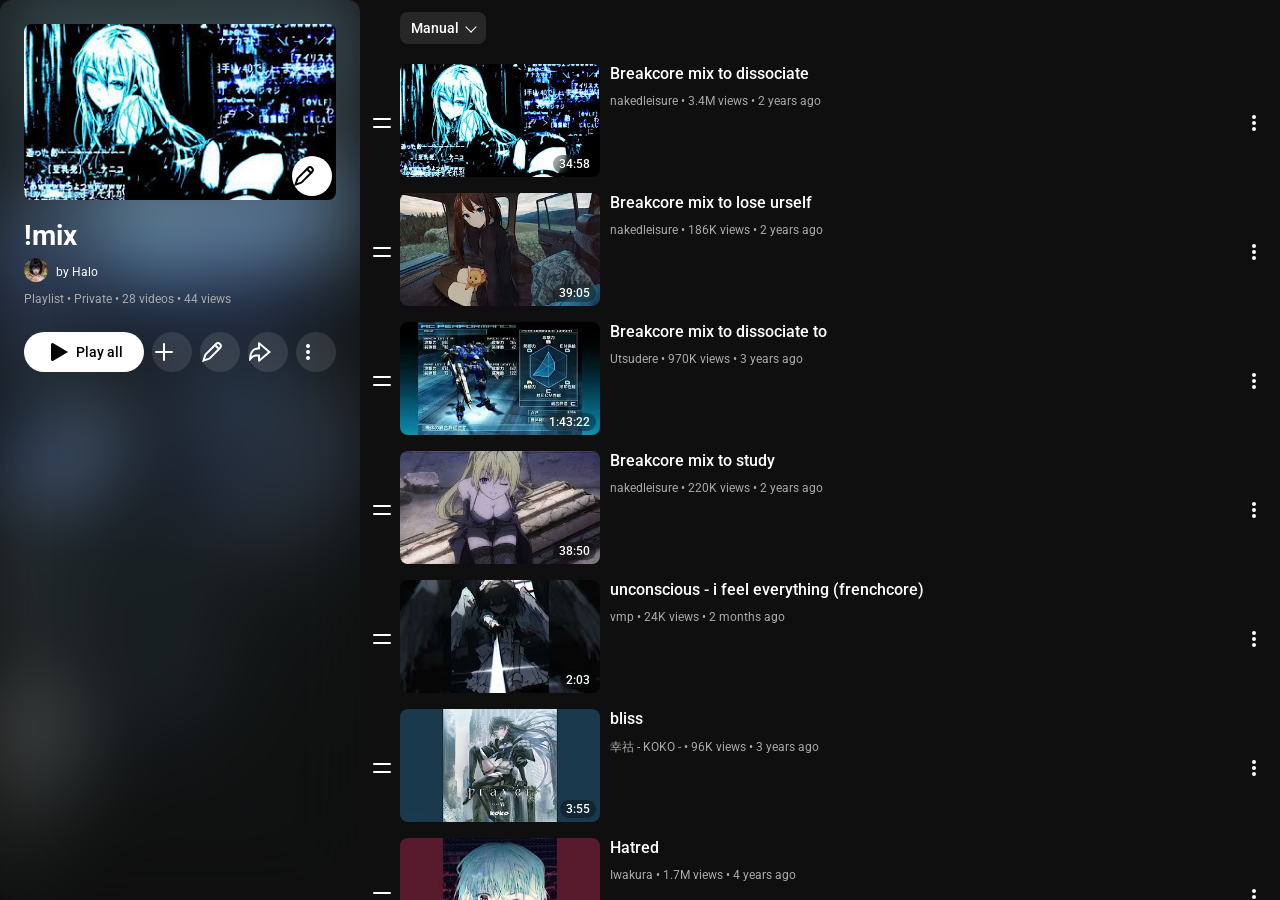
<file: index.html>
<!DOCTYPE html>
<html>
  <head>
    <title>!mix - YouTube</title>
    <link rel="icon" href="thumbnails/YouTube-logo.png">
    <link rel="stylesheet" href="styles/playlist-info.css">
    <link rel="stylesheet" href="styles/videos.css">
    <link rel="stylesheet" href="styles/styles.css">
    <link rel="stylesheet" href="styles/organize-header.css">
    <link rel="preconnect" href="https://fonts.googleapis.com">
    <link rel="preconnect" href="https://fonts.gstatic.com" crossorigin>
    <link href="https://fonts.googleapis.com/css2?family=Roboto:ital,wght@0,100..900;1,100..900&display=swap" rel="stylesheet">
  </head>
  <body>
    <div style="grid-area: BIG1;" class="playlist-info">
      <div class="pic-container">
        <div class="info5" style="grid-area: box-1">
          <img class="playlist-pic" src="thumbnails/hqdefault.jpg">
          <div class="image-overlay">
            <div class="play-all-overlay">
              <div class="play-all-triangle2">
                 <svg viewBox="0 0 24 24">
                  <path d="M5 4.623V19.38a1.5 1.5 0 002.26 1.29L22 12 7.26 3.33A1.5 1.5 0 005 4.623Z"></path>
                </svg>
              </div>
              <div><p class="play-all2">Play all</p></div>
            </div>
          </div>
        </div>
          <div class="files">
            <button class="files-button">
              <div class="files2">
                <svg viewBox="0 0 24 24">
                  <path d="M15.293 3.293 4.96 13.626c-.22.219-.385.488-.484.782l-1.924 5.778-.633 1.897 1.897-.633 5.777-1.927a2 2 0 00.78-.482l9.334-9.334 1-1a3.83 3.83 0 00-5.414-5.414Zm4 1.414a1.83 1.83 0 010 2.586L19 7.586 16.414 5l.293-.293a1.83 1.83 0 012.586 0ZM6.374 15.04 15 6.414 17.586 9 8.96 17.626 5.08 18.92l1.294-3.88Z"></path></svg></div></span></span></div>
      </div>
      <div class="info" style="grid-area: box-2">
        <p class="title">!mix</p>
      </div>
      <div class="info2" style="grid-area: box-3">
        <a href="https://www.youtube.com/@ea3261">
        <img class="icon" src="thumbnails/unnamed.jpg"></a>
        <a href="https://www.youtube.com/@ea3261">
        <p class="user">by Halo</p></a>
      </div>
      <div class="info2" style="grid-area: box-4">
        <p>Playlist &bull; Private &bull; 28 videos &bull; 44 views</p>
      </div>
      <div class="info4" style="grid-area: box-5">
        <div class="play-all-button">
          <div class="play-all-triangle">
            <svg viewBox="0 0 24 24">
              <path d="M5 4.623V19.38a1.5 1.5 0 002.26 1.29L22 12 7.26 3.33A1.5 1.5 0 005 4.623Z"></path>
            </svg>
          </div>
          <div><p class="play-all">Play all</p></div>
        </div>
        <div class="add-videos">
          <button class="add-videos-button">
            <div class="add-videos2">
              <svg viewBox="0 0 24 24">
                <path d="M12 3a1 1 0 00-1 1v7H4a1 1 0 000 2h7v7a1 1 0 002 0v-7h7a1 1 0 000-2h-7V4a1 1 0 00-1-1Z"></path>
              </svg>
            </div>
            <div class="tooltip"><p class="tooltip-text">Add videos</p></div>
          </button>
        </div>
        <div class="edit-playlist">
          <button class="edit-playlist-button">
            <div class="edit-playlist2">
              <svg viewBox="0 0 24 24">
                <path d="M15.293 3.293 4.96 13.626c-.22.219-.385.488-.484.782l-1.924 5.778-.633 1.897 1.897-.633 5.777-1.927a2 2 0 00.78-.482l9.334-9.334 1-1a3.83 3.83 0 00-5.414-5.414Zm4 1.414a1.83 1.83 0 010 2.586L19 7.586 16.414 5l.293-.293a1.83 1.83 0 012.586 0ZM6.374 15.04 15 6.414 17.586 9 8.96 17.626 5.08 18.92l1.294-3.88Z"></path>
              </svg>
            </div>
            <div class="tooltip"><p class="tooltip-text">Edit playlist</p></div>
          </button>
        </div>
        <div class="share">
          <button class="share-button">
            <div class="share2">
              <svg viewBox="0 0 24 24">
                <path d="M10 3.158V7.51c-5.428.223-8.27 3.75-8.875 11.199-.04.487-.07.975-.09 1.464l-.014.395c-.014.473.578.684.88.32.302-.368.61-.73.925-1.086l.244-.273c1.79-1.967 3-2.677 4.93-2.917a18.011 18.011 0 012-.112v4.346a1 1 0 001.646.763l9.805-8.297 1.55-1.31-1.55-1.31-9.805-8.297A1 1 0 0010 3.158Zm2 6.27v.002-4.116l7.904 6.688L12 18.689v-4.212l-2.023.024c-1.935.022-3.587.17-5.197 1.024a9 9 0 00-1.348.893c.355-1.947.916-3.39 1.63-4.425 1.062-1.541 2.607-2.385 5.02-2.485L12 9.428Z"></path>
              </svg>
            </div>
            <div class="tooltip"><p class="tooltip-text">Share</p></div>
          </button>
        </div>
        <div class="more">
          <button class="more-button">
            <div class="more2">
              <svg viewBox="0 0 24 24">
                <path d="M12 4a2 2 0 100 4 2 2 0 000-4Zm0 6a2 2 0 100 4 2 2 0 000-4Zm0 6a2 2 0 100 4 2 2 0 000-4Z"></path>
              </svg>
            </div>
          </button>
        </div>
      </div>
    </div>
    <div style="grid-area: BIG2;" class="video-grid">
      <div class="organize-header">
      <button class="manual">Manual <span class="v-arrow"></span></button></div>
      <div class="video">
        <div class="vid-info1" style="grid-area: box-6;">
          <div class="lines"><svg viewBox="0 0 24 24"><path d="M20 7H4a1 1 0 000 2h16a1 1 0 100-2Zm0 8H4a1 1 0 000 2h16a1 1 0 000-2Z"></path></svg></div>
        </div>
        <div class="vid-info2" style="grid-area: box-7;">
          <a href="https://www.youtube.com/watch?v=9dKSf8IlXNM&list=PLM3cLa2z125PGl2BFmtpUhKQWWxj-aFSo&index=2" class="video-link">
          <img class="vid-thumbnail" src="thumbnails/hqdefault.jpg">
          <div class="vid-time"><p class="vid-time2">34:58</p></div>
          </a>
        </div>
        <div class="vid-info3" style="grid-area: box-8;">
          <a href="https://www.youtube.com/watch?v=9dKSf8IlXNM&list=PLM3cLa2z125PGl2BFmtpUhKQWWxj-aFSo&index=2" class="video-link">
          <div><p class="vid-title">Breakcore mix to dissociate</p></div></a>
          <div><p class="vid-user"><a href="https://www.youtube.com/channel/UChdsQjbq6SXK7xgT-rC-Vkg" class="user-link"><span class="vid-user2" user="nakedleisure">nakedleisure</span></a> &bull; 3.4M views &bull; 2 years ago</p></div>
        </div>
        <div class="vid-info1" style="grid-area: box-9;">
          <button class="three-dots-button">
            <div class="three-dots">
              <svg viewBox="0 0 24 24">
                <path d="M12 4a2 2 0 100 4 2 2 0 000-4Zm0 6a2 2 0 100 4 2 2 0 000-4Zm0 6a2 2 0 100 4 2 2 0 000-4Z"></path>
              </svg>
            </div>
          </button>
        </div>
      </div>
      <div class="video">
        <div class="vid-info1" style="grid-area: box-6;">
          <div class="lines"><svg viewBox="0 0 24 24"><path d="M20 7H4a1 1 0 000 2h16a1 1 0 100-2Zm0 8H4a1 1 0 000 2h16a1 1 0 000-2Z"></path></svg></div>
        </div>
        <div class="vid-info2" style="grid-area: box-7;">
          <a href="https://www.youtube.com/watch?v=3O3vncqnFWY&list=PLM3cLa2z125PGl2BFmtpUhKQWWxj-aFSo&index=3" class="video-link">
          <img class="vid-thumbnail" src="thumbnails/hqdefault.avif">
          <div class="vid-time"><p class="vid-time2">39:05</p></div>
          </a>
        </div>
        <div class="vid-info" style="grid-area: box-8;">
          <a href="https://www.youtube.com/watch?v=3O3vncqnFWY&list=PLM3cLa2z125PGl2BFmtpUhKQWWxj-aFSo&index=3" class="video-link">
          <div><p class="vid-title">Breakcore mix to lose urself</p></div></a>
          <div><p class="vid-user"><a href="https://www.youtube.com/channel/UChdsQjbq6SXK7xgT-rC-Vkg" class="user-link"><span class="vid-user2" user="nakedleisure">nakedleisure</span></a> &bull; 186K views &bull; 2 years ago</p></div>
        </div>
        <div class="vid-info1" style="grid-area: box-9;">
          <button class="three-dots-button">
            <div class="three-dots">
              <svg viewBox="0 0 24 24">
                <path d="M12 4a2 2 0 100 4 2 2 0 000-4Zm0 6a2 2 0 100 4 2 2 0 000-4Zm0 6a2 2 0 100 4 2 2 0 000-4Z"></path>
              </svg>
            </div>
          </button>
        </div>
      </div>
      <div class="video">
        <div class="vid-info1" style="grid-area: box-6;">
          <div class="lines"><svg viewBox="0 0 24 24"><path d="M20 7H4a1 1 0 000 2h16a1 1 0 100-2Zm0 8H4a1 1 0 000 2h16a1 1 0 000-2Z"></path></svg></div>
        </div>
        <div class="vid-info2" style="grid-area: box-7;">
          <a href="https://www.youtube.com/watch?v=BhZ0Ky9uqts&list=PLM3cLa2z125PGl2BFmtpUhKQWWxj-aFSo&index=4" class="video-link">
          <img class="vid-thumbnail" src="thumbnails/hqdefault (1).avif">
          <div class="vid-time"><p class="vid-time2">1:43:22</p></div>
          </a>
        </div>
        <div class="vid-info" style="grid-area: box-8;">
          <a href="https://www.youtube.com/watch?v=BhZ0Ky9uqts&list=PLM3cLa2z125PGl2BFmtpUhKQWWxj-aFSo&index=4" class="video-link">
          <div><p class="vid-title">Breakcore mix to dissociate to</p></div></a>
          <div><p class="vid-user"><a href="https://www.youtube.com/@UtsudereMixes" class="user-link"><span class="vid-user2" user="Utsudere">Utsudere</span></a> &bull; 970K views &bull; 3 years ago</p></div>
        </div>
        <div class="vid-info1" style="grid-area: box-9;">
          <button class="three-dots-button">
            <div class="three-dots">
              <svg viewBox="0 0 24 24">
                <path d="M12 4a2 2 0 100 4 2 2 0 000-4Zm0 6a2 2 0 100 4 2 2 0 000-4Zm0 6a2 2 0 100 4 2 2 0 000-4Z"></path>
              </svg>
            </div>
          </button>
        </div>
      </div>
      <div class="video">
        <div class="vid-info1" style="grid-area: box-6;">
          <div class="lines"><svg viewBox="0 0 24 24"><path d="M20 7H4a1 1 0 000 2h16a1 1 0 100-2Zm0 8H4a1 1 0 000 2h16a1 1 0 000-2Z"></path></svg></div>
        </div>
        <div class="vid-info2" style="grid-area: box-7;">
          <a href="https://www.youtube.com/watch?v=ok6-DndfAgU&list=PLM3cLa2z125PGl2BFmtpUhKQWWxj-aFSo&index=5" class="video-link">
          <img class="vid-thumbnail" src="thumbnails/hqdefault (2).avif">
          <div class="vid-time"><p class="vid-time2">38:50</p></div>
          </a>
        </div>
        <div class="vid-info" style="grid-area: box-8;">
          <a href="https://www.youtube.com/watch?v=ok6-DndfAgU&list=PLM3cLa2z125PGl2BFmtpUhKQWWxj-aFSo&index=5" class="video-link">
          <div><p class="vid-title">Breakcore mix to study</p></div></a>
          <div><p class="vid-user"><a href="https://www.youtube.com/channel/UChdsQjbq6SXK7xgT-rC-Vkg" class="user-link"><span class="vid-user2" user="nakedleisure">nakedleisure</span></a> &bull; 220K views &bull; 2 years ago</p></div>
        </div>
        <div class="vid-info1" style="grid-area: box-9;">
          <button class="three-dots-button">
            <div class="three-dots">
              <svg viewBox="0 0 24 24">
                <path d="M12 4a2 2 0 100 4 2 2 0 000-4Zm0 6a2 2 0 100 4 2 2 0 000-4Zm0 6a2 2 0 100 4 2 2 0 000-4Z"></path>
              </svg>
            </div>
          </button>
        </div>
      </div>
      <div class="video">
        <div class="vid-info1" style="grid-area: box-6;">
          <div class="lines"><svg viewBox="0 0 24 24"><path d="M20 7H4a1 1 0 000 2h16a1 1 0 100-2Zm0 8H4a1 1 0 000 2h16a1 1 0 000-2Z"></path></svg></div>
        </div>
        <div class="vid-info2" style="grid-area: box-7;">
          <a href="https://www.youtube.com/watch?v=CfZyC97NwhE&list=PLM3cLa2z125PGl2BFmtpUhKQWWxj-aFSo&index=26" class="video-link">
          <img class="vid-thumbnail" src="thumbnails/hqdefault (3).avif">
          <div class="vid-time"><p class="vid-time2">2:03</p></div>
          </a>
        </div>
        <div class="vid-info" style="grid-area: box-8;">
          <a href="https://www.youtube.com/watch?v=CfZyC97NwhE&list=PLM3cLa2z125PGl2BFmtpUhKQWWxj-aFSo&index=26" class="video-link">
          <div><p class="vid-title">unconscious - i feel everything (frenchcore)</p></div></a>
          <div><p class="vid-user"><a href="https://www.youtube.com/@vmp66" class="user-link"><span class="vid-user2" user="vmp">vmp</span></a> &bull; 24K views &bull; 2 months ago</p></div>
        </div>
        <div class="vid-info1" style="grid-area: box-9;">
          <button class="three-dots-button">
            <div class="three-dots">
              <svg viewBox="0 0 24 24">
                <path d="M12 4a2 2 0 100 4 2 2 0 000-4Zm0 6a2 2 0 100 4 2 2 0 000-4Zm0 6a2 2 0 100 4 2 2 0 000-4Z"></path>
              </svg>
            </div>
          </button>
        </div>
      </div>
      <div class="video">
        <div class="vid-info1" style="grid-area: box-6;">
          <div class="lines"><svg viewBox="0 0 24 24"><path d="M20 7H4a1 1 0 000 2h16a1 1 0 100-2Zm0 8H4a1 1 0 000 2h16a1 1 0 000-2Z"></path></svg></div>
        </div>
        <div class="vid-info2" style="grid-area: box-7;">
          <a href="https://www.youtube.com/watch?v=VjaPVgKxS8M&list=PLM3cLa2z125PGl2BFmtpUhKQWWxj-aFSo&index=27" class="video-link">
          <img class="vid-thumbnail" src="thumbnails/hqdefault (4).avif">
          <div class="vid-time"><p class="vid-time2">3:55</p></div>
          </a>
        </div>
        <div class="vid-info" style="grid-area: box-8;">
          <a href="https://www.youtube.com/watch?v=VjaPVgKxS8M&list=PLM3cLa2z125PGl2BFmtpUhKQWWxj-aFSo&index=27" class="video-link">
          <div><p class="vid-title">bliss</p></div></a>
          <div><p class="vid-user"><a href="https://www.youtube.com/channel/UC7Gow-kNHq21oejSIDg9PAg" class="user-link"><span class="vid-user2" user="幸祜 - KOKO -">幸祜 - KOKO -</span></a> &bull; 96K views &bull; 3 years ago</p></div>
        </div>
        <div class="vid-info1" style="grid-area: box-9;">
          <button class="three-dots-button">
            <div class="three-dots">
              <svg viewBox="0 0 24 24">
                <path d="M12 4a2 2 0 100 4 2 2 0 000-4Zm0 6a2 2 0 100 4 2 2 0 000-4Zm0 6a2 2 0 100 4 2 2 0 000-4Z"></path>
              </svg>
            </div>
          </button>
        </div>
      </div>
      <div class="video">
        <div class="vid-info1" style="grid-area: box-6;">
          <div class="lines"><svg viewBox="0 0 24 24"><path d="M20 7H4a1 1 0 000 2h16a1 1 0 100-2Zm0 8H4a1 1 0 000 2h16a1 1 0 000-2Z"></path></svg></div>
        </div>
        <div class="vid-info2" style="grid-area: box-7;">
          <a href="https://www.youtube.com/watch?v=S4BkdIi3XiY&list=PLM3cLa2z125PGl2BFmtpUhKQWWxj-aFSo&index=15" class="video-link">
          <img class="vid-thumbnail" src="thumbnails/hqdefault(5).avif">
          <div class="vid-time"><p class="vid-time2">4:10</p></div>
          </a>
        </div>
        <div class="vid-info" style="grid-area: box-8;">
          <a href="https://www.youtube.com/watch?v=S4BkdIi3XiY&list=PLM3cLa2z125PGl2BFmtpUhKQWWxj-aFSo&index=15" class="video-link">
          <div><p class="vid-title">Hatred</p></div></a>
          <div><p class="vid-user"><a href="https://www.youtube.com/channel/UCuOgOcDBuy87X2PKdxMyQgA" class="user-link"><span class="vid-user2" user="Iwakura">Iwakura</span></a> &bull; 1.7M views &bull; 4 years ago</p></div>
        </div>
        <div class="vid-info1" style="grid-area: box-9;">
          <button class="three-dots-button">
            <div class="three-dots">
              <svg viewBox="0 0 24 24">
                <path d="M12 4a2 2 0 100 4 2 2 0 000-4Zm0 6a2 2 0 100 4 2 2 0 000-4Zm0 6a2 2 0 100 4 2 2 0 000-4Z"></path>
              </svg>
            </div>
          </button>
        </div>
      </div>
      <div class="video">
        <div class="vid-info1" style="grid-area: box-6;">
          <div class="lines"><svg viewBox="0 0 24 24"><path d="M20 7H4a1 1 0 000 2h16a1 1 0 100-2Zm0 8H4a1 1 0 000 2h16a1 1 0 000-2Z"></path></svg></div>
        </div>
        <div class="vid-info2" style="grid-area: box-7;">
          <a href="https://www.youtube.com/watch?v=EjsCAWhOjyk&list=PLM3cLa2z125PGl2BFmtpUhKQWWxj-aFSo&index=16" class="video-link">
          <img class="vid-thumbnail" src="thumbnails/hqdefault (5).avif">
          <div class="vid-time"><p class="vid-time2">5:24</p></div>
          </a>
        </div>
        <div class="vid-info" style="grid-area: box-8;">
          <a href="https://www.youtube.com/watch?v=EjsCAWhOjyk&list=PLM3cLa2z125PGl2BFmtpUhKQWWxj-aFSo&index=16" class="video-link">
          <div><p class="vid-title">ʜᴜɴɢ ᴜᴘ ᴏɴ ʏᴏᴜ</p></div></a>
          <div><p class="vid-user"><a href="https://www.youtube.com/@ilyeto" class="user-link"><span class="vid-user2" user="eto">eto</span></a> &bull; 664K views &bull; 4 years ago</p></div>
        </div>
        <div class="vid-info1" style="grid-area: box-9;">
          <button class="three-dots-button">
            <div class="three-dots">
              <svg viewBox="0 0 24 24">
                <path d="M12 4a2 2 0 100 4 2 2 0 000-4Zm0 6a2 2 0 100 4 2 2 0 000-4Zm0 6a2 2 0 100 4 2 2 0 000-4Z"></path>
              </svg>
            </div>
          </button>
        </div>
      </div>
      <div class="video">
        <div class="vid-info1" style="grid-area: box-6;">
          <div class="lines"><svg viewBox="0 0 24 24"><path d="M20 7H4a1 1 0 000 2h16a1 1 0 100-2Zm0 8H4a1 1 0 000 2h16a1 1 0 000-2Z"></path></svg></div>
        </div>
        <div class="vid-info2" style="grid-area: box-7;">
          <a href="https://www.youtube.com/watch?v=z_1Wv5J9GSY&list=PLM3cLa2z125PGl2BFmtpUhKQWWxj-aFSo&index=17" class="video-link">
          <img class="vid-thumbnail" src="thumbnails/hqdefault (6).avif">
          <div class="vid-time"><p class="vid-time2">7:38</p></div>
          </a>
        </div>
        <div class="vid-info" style="grid-area: box-8;">
          <a href="https://www.youtube.com/watch?v=z_1Wv5J9GSY&list=PLM3cLa2z125PGl2BFmtpUhKQWWxj-aFSo&index=17" class="video-link">
          <div><p class="vid-title">A Party To My Death</p></div></a>
          <div><p class="vid-user"><a href="https://www.youtube.com/channel/UCuT_fPxZVQMo9aH3nCQVKCw" class="user-link"><span class="vid-user2" user="Izar">Izar</span></a> &bull; 1.3M views &bull; 3 years ago</p></div>
        </div>
        <div class="vid-info1" style="grid-area: box-9;">
          <button class="three-dots-button">
            <div class="three-dots">
              <svg viewBox="0 0 24 24">
                <path d="M12 4a2 2 0 100 4 2 2 0 000-4Zm0 6a2 2 0 100 4 2 2 0 000-4Zm0 6a2 2 0 100 4 2 2 0 000-4Z"></path>
              </svg>
            </div>
          </button>
        </div>
      </div>
      <div class="video">
        <div class="vid-info1" style="grid-area: box-6;">
          <div class="lines"><svg viewBox="0 0 24 24"><path d="M20 7H4a1 1 0 000 2h16a1 1 0 100-2Zm0 8H4a1 1 0 000 2h16a1 1 0 000-2Z"></path></svg></div>
        </div>
        <div class="vid-info2" style="grid-area: box-7;">
          <a href="https://www.youtube.com/watch?v=kV1x8229lxU&list=PLM3cLa2z125PGl2BFmtpUhKQWWxj-aFSo&index=18" class="video-link">
          <img class="vid-thumbnail" src="thumbnails/hqdefault (7).avif">
          <div class="vid-time"><p class="vid-time2">6:21</p></div>
          </a>
        </div>
        <div class="vid-info" style="grid-area: box-8;">
          <a href="https://www.youtube.com/watch?v=kV1x8229lxU&list=PLM3cLa2z125PGl2BFmtpUhKQWWxj-aFSo&index=18" class="video-link">
          <div><p class="vid-title">C:\\AR?A_M4TH</p></div></a>
          <div><p class="vid-user"><a href="https://www.youtube.com/channel/UCRG82ggeLjJ2RbAWQQjkEJw" class="user-link"><span class="vid-user2" user="bxnwxghxrn">bxnwxghxrn</span></a> &bull; 5.6M views &bull; 3 years ago</p></div>
        </div>
        <div class="vid-info1" style="grid-area: box-9;">
          <button class="three-dots-button">
            <div class="three-dots">
              <svg viewBox="0 0 24 24">
                <path d="M12 4a2 2 0 100 4 2 2 0 000-4Zm0 6a2 2 0 100 4 2 2 0 000-4Zm0 6a2 2 0 100 4 2 2 0 000-4Z"></path>
              </svg>
            </div>
          </button>
        </div>
      </div>
    </div>
  </div>
  </body>
</html>
</file>
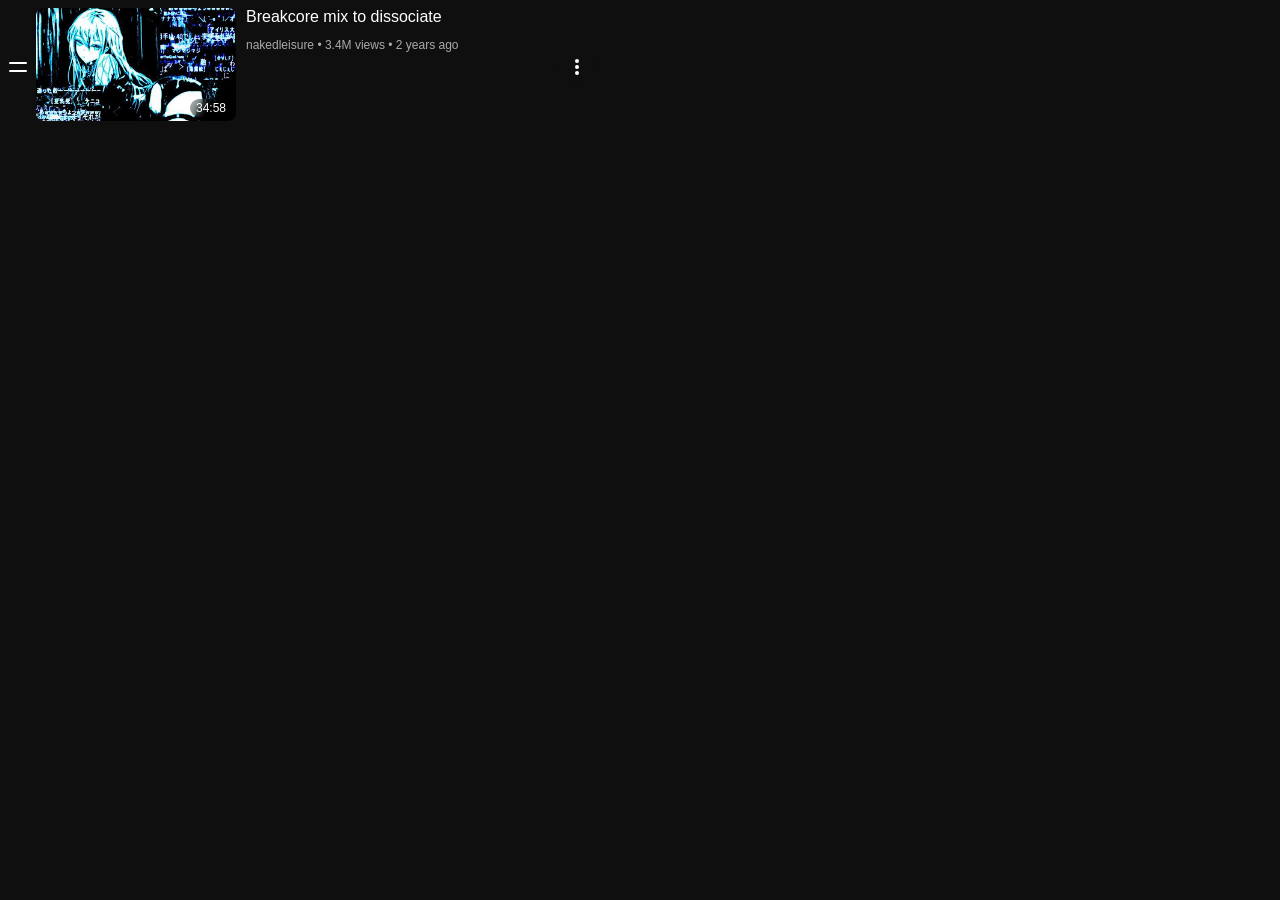
<file: test.html>
<!DOCTYPE html>
<html>
  <head>
    <link rel="stylesheet" href="styles/styles.css">
    <link rel="stylesheet" href="styles/videos.css">

    <style>
      
    </style>
  </head>
  <body>
    <div class="video">
      <div class="vid-info1" style="grid-area: box-6;">
        <div class="lines"><svg viewBox="0 0 24 24"><path d="M20 7H4a1 1 0 000 2h16a1 1 0 100-2Zm0 8H4a1 1 0 000 2h16a1 1 0 000-2Z"></path></svg></div>
      </div>
      <div class="vid-info2" style="grid-area: box-7;">
        <a href="https://www.youtube.com/watch?v=9dKSf8IlXNM&list=PLM3cLa2z125PGl2BFmtpUhKQWWxj-aFSo&index=2" class="video-link">
        <img class="vid-thumbnail" src="thumbnails/hqdefault.jpg">
        <div class="vid-time"><p class="vid-time2">34:58</p></div>
        <div></div>
        </a>
      </div>
      <div class="vid-info3" style="grid-area: box-8;">
        <div><p class="vid-title">Breakcore mix to dissociate</p></div>
        <div><p class="vid-user"><a href="https://www.youtube.com/channel/UChdsQjbq6SXK7xgT-rC-Vkg" class="user-link"><span class="vid-user2" user="nakedleisure">nakedleisure</span></a> &bull; 3.4M views &bull; 2 years ago</p></div>
        <a class="video-link" href="https://www.youtube.com/watch?v=9dKSf8IlXNM&list=PLM3cLa2z125PGl2BFmtpUhKQWWxj-aFSo&index=2"></a>
      </div>
      <div class="vid-info1" style="grid-area: box-9;">
        <button class="three-dots-button">
          <div class="three-dots">
            <svg viewBox="0 0 24 24">
              <path d="M12 4a2 2 0 100 4 2 2 0 000-4Zm0 6a2 2 0 100 4 2 2 0 000-4Zm0 6a2 2 0 100 4 2 2 0 000-4Z"></path>
            </svg>
          </div>
        </button>
      </div>
    </div>
  </body>
</html>
</file>
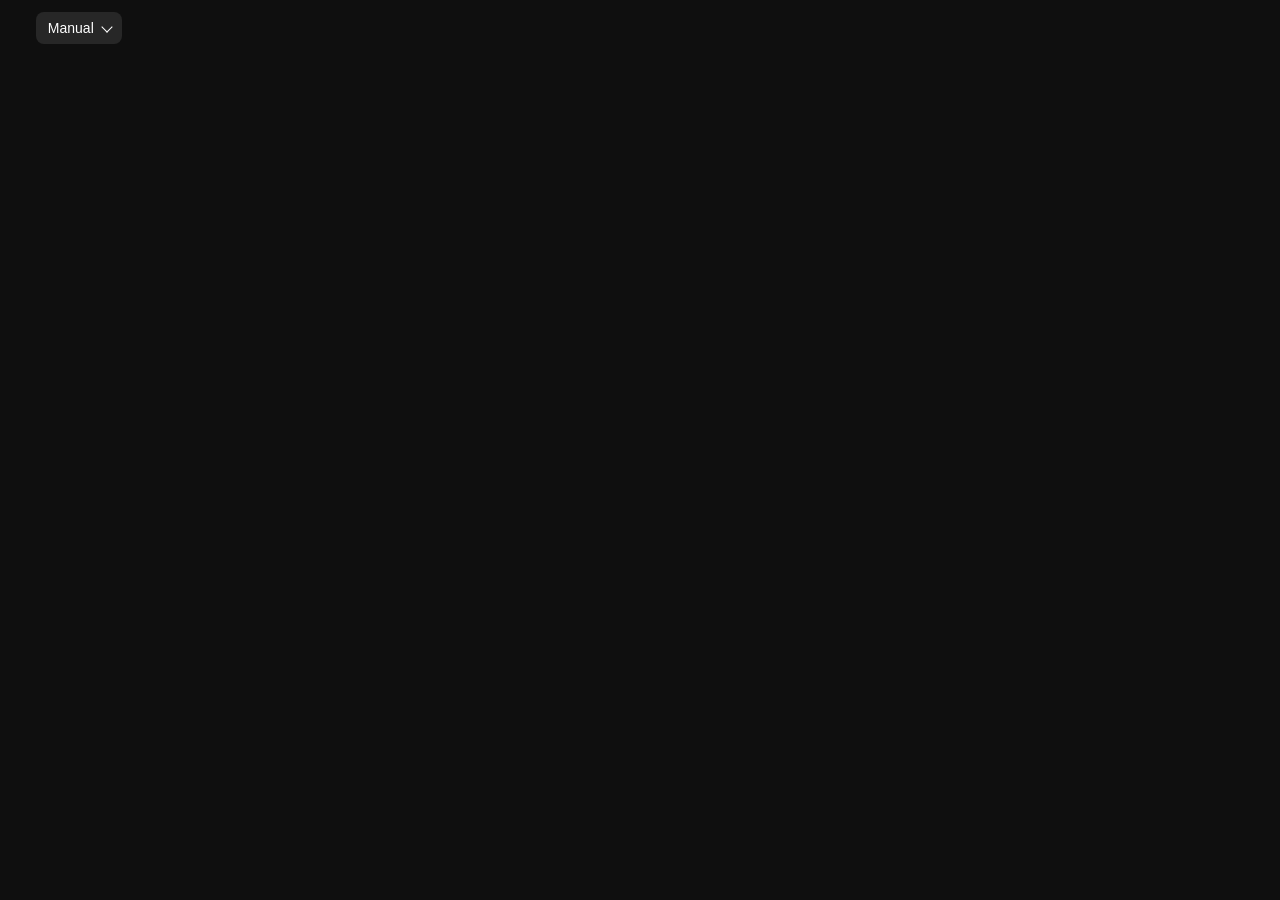
<file: test2.html>
<!DOCTYPE html>
<html>
  <head>
    <link rel="stylesheet" href="styles/styles.css">
    <link rel="stylesheet" href="styles/videos.css">
    <link rel="stylesheet" href="styles/organize-header.css">
    <link rel="stylesheet" href="styles/playlist-info.css">

    <style>
      .dropdown {
        position: relative;
      }

      .manual-grid {
        display: grid;
        align-items: center;
        width: max-content;
        height: max-content;
        grid-auto-rows: 40px;
        border-radius: 12px;
        padding: 2px 16px;
        background-color: rgb(40,40,40);
        position: absolute;
        top: 0;
        left: 0;
        opacity: 0;
      }

      p {
        color: white;
        font-weight: 500;
        font-size: 14px;
        font-family: roboto,arial,sans-serif;
      }

      .dropdown:active .manual-grid {
        opacity: 1;
      }

    </style>
  </head>
  <body>
    <div class="dropdown">
      <div class="organize-header">
        <button class="manual">Manual <span class="v-arrow"></span></button>
      </div>
      <div class="manual-grid">
        <p>Manual</p>
        <p>Date added (newest)</p>
        <p>Date added (oldest)</p>
        <p>Most popular</p>
        <p>Date published (newest)</p>
        <p>Date published (oldest)</p>
      </div>
    </div>
  </body>
</html>
</file>
<file: styles/playlist-info.css>
.playlist-info {
  position: relative;
  overflow: hidden;
  display: grid;
  width: 360px;
  min-height: 100dvh;
  padding: 24px;
  border-radius: 12px;
  grid-auto-columns: 1fr;
  grid-template-rows: 192px 38px 34px 20px 64px;
  grid-template-areas:
    "box-1"
    "box-2"
    "box-3"
    "box-4"
    "box-5";
}

.info,
.info2,
.info4,
.info5 {
  display: flex;
  align-items: center;
  gap: 8px;
  position: relative;
}

.info2 {
  margin-top: 2px;
}

.info4 {
  align-items: end;
}

.info5 {
  margin-bottom: 16px;
}

.playlist-pic {
  align-self: flex-start;
  display: block;
  object-fit: cover;
  border-radius: 8px;
  cursor: pointer;
  width: 100%;
  height: 176px;
}

.title {
  font-size: 28px;
  font-weight: 700;
  color: white;
}

.icon {
  border-radius: 12px;
  height: 24px;
  width: 24px;
  cursor: pointer;
}

.user {
  color: white;
  cursor: pointer;
  text-align: center;
}

.playlist-info::before {
  content: "";
  position: absolute;
  top: 0;
  left: 0;
  z-index: -1;
  width: 100%;
  height: 100%;
  filter: blur(40px);

  background-image: linear-gradient(rgba(66, 87, 89, 0.8) 0%, rgba(66, 87, 89, 0.298) 33%, rgb(15, 15, 15) 100%), url('../thumbnails/hqdefault.jpg');
  background-repeat: no-repeat;
  background-size: cover;
  background-attachment: fixed;
  background-position: right top;
  transform: scale(1.05);
}

.image-overlay {
  position: absolute;
  top: 0;
  left: 0;
  height: 176px;
  border-radius: 8px;
  width: 100%;
  background-color: rgba(0, 0, 0, 0.5);
  opacity: 0;
  cursor: pointer;
  transition-duration: .25s;
}

.play-all-overlay {
  height: 176px;
  width: 100%;
  display: flex;
  justify-content: center;
  align-items: center;
  gap: 6px;
  border-radius: 8px;
}

.play-all-triangle2 {
  width: 24px;
  height: 24px;
  fill: white;
}

.play-all2 {
  color: white;
  font-size: 14px;
}

.info5:hover .image-overlay {
  opacity: 1;
  transition-duration: 0.25s;
}

button:hover {
  background-color: rgba(255, 255, 255, .2);
  transition-duration: 0.1s;
}

.files-button:hover {
  background-color: rgba(230, 230, 230);
  transition-duration: 0.1s;
}


.play-all-button {
  height: 40px;
  width: 120px;
  display: flex;
  justify-content: center;
  align-items: center;
  gap: 6px;
  background-color: rgb(255, 255, 255);
  border-radius: 20px;
  cursor: pointer;
}

.play-all-triangle {
  width: 24px;
  height: 24px;
}

.play-all {
  color: black;
  font-weight: 500;
  font-size: 14px;
}

.play-all-button:hover {
  background-color: rgba(230, 230, 230);
  transition-duration: 0.1s;
}

.add-videos,
.edit-playlist,
.share,
.more,
.files {
  height: 40px;
  width: 40px;
}

.add-videos-button,
.edit-playlist-button,
.share-button,
.more-button,
.files-button {
  padding: 0;
  display: block;
  fill: currentColor;
  place-items: center;
}

.add-videos2,
.edit-playlist2,
.share2,
.more2,
.files2 {
  width: 24px;
  height: 24px;
  color: white;
}

.files {
  position: absolute;
  right: 4px;
  bottom: 20px;
}

.files-button {
  background-color: white;
}

.files2 {
  fill: black;
}

.tooltip {
  visibility: hidden;
  position: absolute;
  bottom: -150%;
  left: 50%;
  translate: -50% -50%;
  width: max-content;
  padding: 9px 8px;
  background-color: rgba(91, 92, 92);
  border-radius: 4px;
  opacity: 0;
}

.tooltip-text {
  color: white;
}

.add-videos-button:hover .tooltip,
.edit-playlist-button:hover .tooltip,
.share-button:hover .tooltip {
  visibility: visible;
  opacity: 1;
  transition-duration: 0.4s;
}

.add-videos-button,
.edit-playlist-button,
.share-button {
  position: relative;
}

.pic-container {
  position: relative;
}
</file>
<file: styles/videos.css>
.video-grid {
  display: grid;
  overflow: auto;
  padding: 0px 4px;
}

.video {
  cursor: pointer;
  border-radius: 12px;
  padding: 8px 0px;
  display: grid;
  justify-content: center;
  align-items: start;
  height: 129px;
  min-width: 599px;
  grid-template-columns: 36px 210px 1fr 40px;
  grid-auto-rows: 1fr;
  grid-template-areas:
    "box-6 box-7 box-8 box-9";
}

.lines {
  color: white;
  width: 24px;
  height: 24px;
  display: block;
  fill: currentColor;
  background-color: rgb(15, 15, 15);
}

.vid-thumbnail {
  width: 200px;
  height: 113px;
  object-fit: cover;
  border-radius: 8px;
}

.vid-title {
  color: white;
  font-size: 16px;
  font-weight: 500;
  height: 22px;
  margin-bottom: 8px;
}

.vid-info1 {
  place-self: center;
}

.vid-info2 {
  position: relative;
}

.vid-time {
  position: absolute;
  right: 0;
  bottom: 0;
  transform: translate(-14px, -8px);
}

.vid-time::before {
  position: absolute;
  overflow: hidden;
  content: "";
  backdrop-filter: blur(5px);
  top: 0;
  left: 0;
  width: 100%;
  height: 100%;
  z-index: -1;
  background-color: rgba(0, 0, 0, 0.33);
  border-radius: 20px;
}

.vid-time2 {
  color: white;
  font-weight: 500;
  padding: 2px 6px;
}

.yt-icon-button {
  position: relative;
  right: 6px;
}

.video:hover {
  background-color: rgba(39, 39, 39);
  transition-duration: 0.1s;
}

.video:hover .lines {
  background-color: rgba(39, 39, 39);
  transition-duration: 0.1s;
}

.vid-user2:hover {
  color: white;
  position: relative;
}

.three-dots-button {
  color: white;
  width: 40px;
  height: 40px;
  display: block;
  fill: currentColor;
  background-color: rgb(15, 15, 15);
  border: 0;
  border-radius: 20px;
}

.three-dots {
  height: 24px;
  width: 24px;
  place-self: center;
  cursor: pointer;
}

.video:hover .three-dots-button {
  background-color: rgba(39, 39, 39);
  transition-duration: 0.1s;
}

.vid-user2:hover::after {
  opacity: 1;
}

.vid-user2::after {
  transition-duration: .4s;
  opacity: 0;
  content: attr(user);
  background-color: rgba(91, 92, 92, 0.8);
  color: white;
  position: absolute;
  top: -39px;
  left: 50%;
  padding: 9px 8px;
  border-radius: 4px;
  translate: -50% -50%;
  width: max-content;
  z-index: 10;
}

.user-link {
  color: rgb(170, 170, 170);
}

/* .video-link {
  width: 100%;
  height: 100%;
} */

a,
a.active {
  text-decoration: none;
}

/* .video-link::before {
  content: '';
  inset: 0;
  position: absolute;
  z-index: 0;
} */
</file>
<file: styles/styles.css>
*,
*::before,
*::after {
  box-sizing: border-box;
}

p {
  color: rgb(170, 170, 170);
  font-family: roboto, arial, sans-serif;
  font-size: 12px;
  margin: 0;
}

::-webkit-scrollbar {
  width: 0;
}

body {
  padding: 0;
  margin: 0;
  background-color: rgb(15, 15, 15);

  height: 100dvh;

  display: grid;
  grid-auto-flow: column;
  justify-content: start;
  grid-template-columns: 360px 1fr;
  grid-template-areas:
    "BIG1 BIG2";
}

button {
  background-color: rgba(255, 255, 255, 0.1);
  color: white;
  cursor: pointer;
  border-radius: 20px;
  border-width: 0;
  height: 40px;
  width: 40px;
}

@media (max-width:1080px) {
  body {
    grid-template-areas:
      "BIG1 BIG1"
      "BIG2 BIG2";
  }

  .playlist-info {
    min-height: auto;
    height: 288px;
    width: 100%;
    grid-template-columns: 428px 428px;
    grid-template-rows: 1fr;
    grid-template-areas:
      "box-1 box-2 box-2"
      "box-1 box-3 box-4"
      "box-1 box-5 box-5";
    border-radius: 0px;
  }

  .playlist-pic,
  .image-overlay,
  .play-all-overlay {
    height: 240px;
  }

  .files {
    bottom: -12px;
  }
}
</file>
<file: styles/organize-header.css>
.manual {
  width: 86.484px;
  height: 32px;
  background-color: rgb(39, 39, 39);
  border-radius: 8px;
  font-weight: 500;
  font-size: 14px;
  font-family: roboto, arial, sans-serif;
}

.v-arrow {
  display: inline-block;
  width: 8px;
  height: 8px;
  border-right: 1px solid currentColor;
  border-bottom: 1px solid currentColor;
  transform: rotate(45deg);
  margin-left: 5px;
  margin-bottom: 2px;
}

.organize-header {
  padding-top: 12px;
  padding-bottom: 12px;
  padding-left: 36px;
  height: 56px;
  position: sticky;
  top: -12px;
  background-color: rgb(15, 15, 15);
  z-index: 5;
}
</file>
